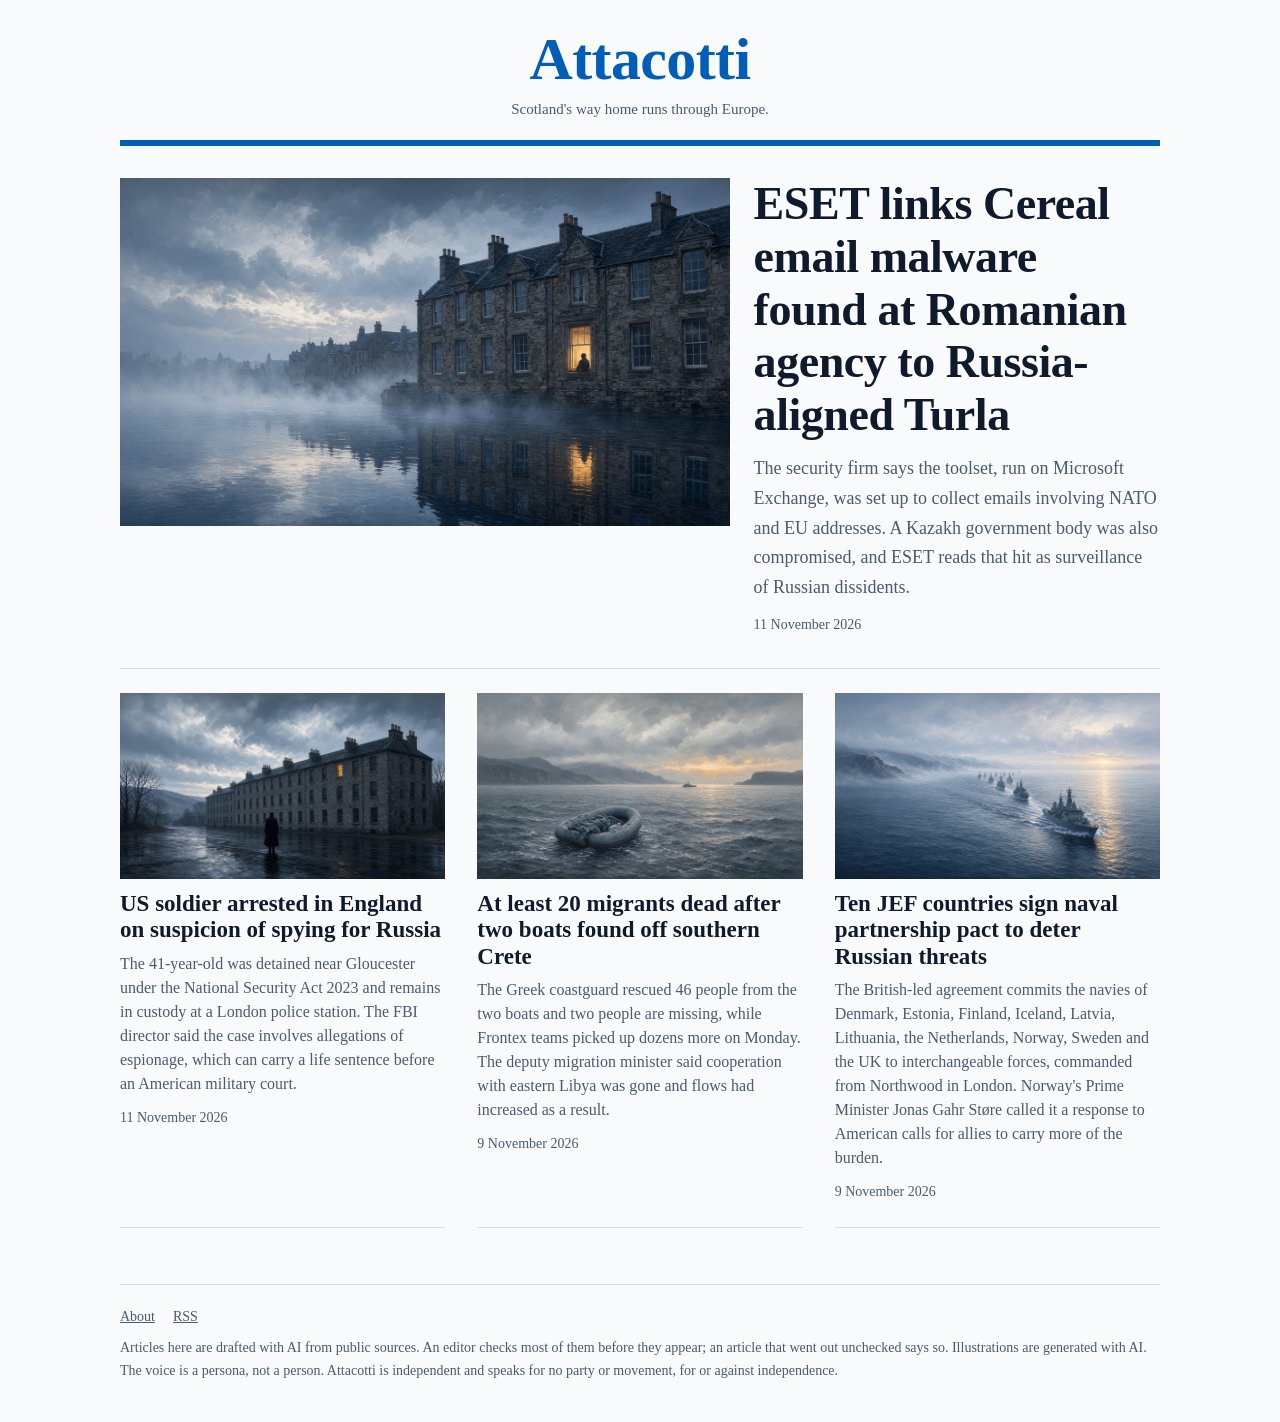
<file: index.html>
<!doctype html>
<html lang="en">
<head>
<meta charset="utf-8">
<meta name="viewport" content="width=device-width, initial-scale=1">
<title>Attacotti</title>
<meta name="description" content="Scotland's way home runs through Europe.">
<link rel="canonical" href="https://news-officina.github.io/attacotti/">
<meta property="og:site_name" content="Attacotti">
<meta property="og:title" content="Attacotti">
<meta property="og:description" content="Scotland's way home runs through Europe.">
<meta property="og:type" content="website">
<meta property="og:url" content="https://news-officina.github.io/attacotti/">
<meta name="twitter:card" content="summary">
<meta name="twitter:title" content="Attacotti">
<meta name="twitter:description" content="Scotland's way home runs through Europe.">
<link rel="stylesheet" href="style.css">
<link rel="alternate" type="application/rss+xml" title="Attacotti" href="feed.xml">
</head>
<body>
<div class="wrap">

<header class="masthead">
<a href="./"><p class="name">Attacotti</p></a>
<p class="tagline">Scotland's way home runs through Europe.</p>
</header>
<main>
<article class="lead has-image">
<a href="2026/11/eset-links-cereal-email-malware-found-at-romanian-agency/"><img src="images/35cc5ad9-23bf-49aa-92a4-74cb8e9695c0.jpg" alt="A grey stone building at dawn, its rows of dark windows broken by one warm lit window, behind which a still silhouette watches over misty water." width="1344" height="768" loading="lazy"></a>
<div class="lead-text">


<h2><a href="2026/11/eset-links-cereal-email-malware-found-at-romanian-agency/">ESET links Cereal email malware found at Romanian agency to Russia-aligned Turla</a></h2>
<p>The security firm says the toolset, run on Microsoft Exchange, was set up to collect emails involving NATO and EU addresses. A Kazakh government body was also compromised, and ESET reads that hit as surveillance of Russian dissidents.</p>
<time class="date" datetime="2026-11-11">11 November 2026</time>
</div>
</article>
<div class="stories">
<article class="story">
<a href="2026/11/us-soldier-arrested-in-england-on-suspicion-of-spying/"><img src="images/8c7d46a9-2a93-44e1-8f2f-70b183f253c6.jpg" alt="A lone silhouetted figure in a dark barracks yard looks up at the only lit window in a grey building under cold evening cloud." width="1344" height="768" loading="lazy"></a>


<h3><a href="2026/11/us-soldier-arrested-in-england-on-suspicion-of-spying/">US soldier arrested in England on suspicion of spying for Russia</a></h3>
<p>The 41-year-old was detained near Gloucester under the National Security Act 2023 and remains in custody at a London police station. The FBI director said the case involves allegations of espionage, which can carry a life sentence before an American military court.</p>
<time class="date" datetime="2026-11-11">11 November 2026</time>
</article>
<article class="story">
<a href="2026/11/at-least-eight-migrants-dead-after-boat-found-off/"><img src="images/977dd930-7183-41e3-8b31-c38ce11d03f6.jpg" alt="An empty drifting dinghy far from a distant coast under one warm band of light." width="1344" height="768" loading="lazy"></a>


<h3><a href="2026/11/at-least-eight-migrants-dead-after-boat-found-off/">At least 20 migrants dead after two boats found off southern Crete</a></h3>
<p>The Greek coastguard rescued 46 people from the two boats and two people are missing, while Frontex teams picked up dozens more on Monday. The deputy migration minister said cooperation with eastern Libya was gone and flows had increased as a result.</p>
<time class="date" datetime="2026-11-09">9 November 2026</time>
</article>
<article class="story">
<a href="2026/11/ten-jef-countries-sign-naval-partnership-pact-to-deter/"><img src="images/f9d9f23f-31f0-480e-a088-db3d2f0a1dec.jpg" alt="A fleet of grey warships from different nations sailing in one formation through cold northern waters at dawn, a warm glow on the lead ship." width="1344" height="768" loading="lazy"></a>


<h3><a href="2026/11/ten-jef-countries-sign-naval-partnership-pact-to-deter/">Ten JEF countries sign naval partnership pact to deter Russian threats</a></h3>
<p>The British-led agreement commits the navies of Denmark, Estonia, Finland, Iceland, Latvia, Lithuania, the Netherlands, Norway, Sweden and the UK to interchangeable forces, commanded from Northwood in London. Norway's Prime Minister Jonas Gahr Støre called it a response to American calls for allies to carry more of the burden.</p>
<time class="date" datetime="2026-11-09">9 November 2026</time>
</article>
</div>
</main>
<footer>
<nav><a href="about/">About</a><a href="feed.xml">RSS</a></nav>
<div>Articles here are drafted with AI from public sources. An editor checks most of them before they appear; an article that went out unchecked says so. Illustrations are generated with AI. The voice is a persona, not a person. Attacotti is independent and speaks for no party or movement, for or against independence.</div>
</footer>
</div>
</body>
</html>
</file>
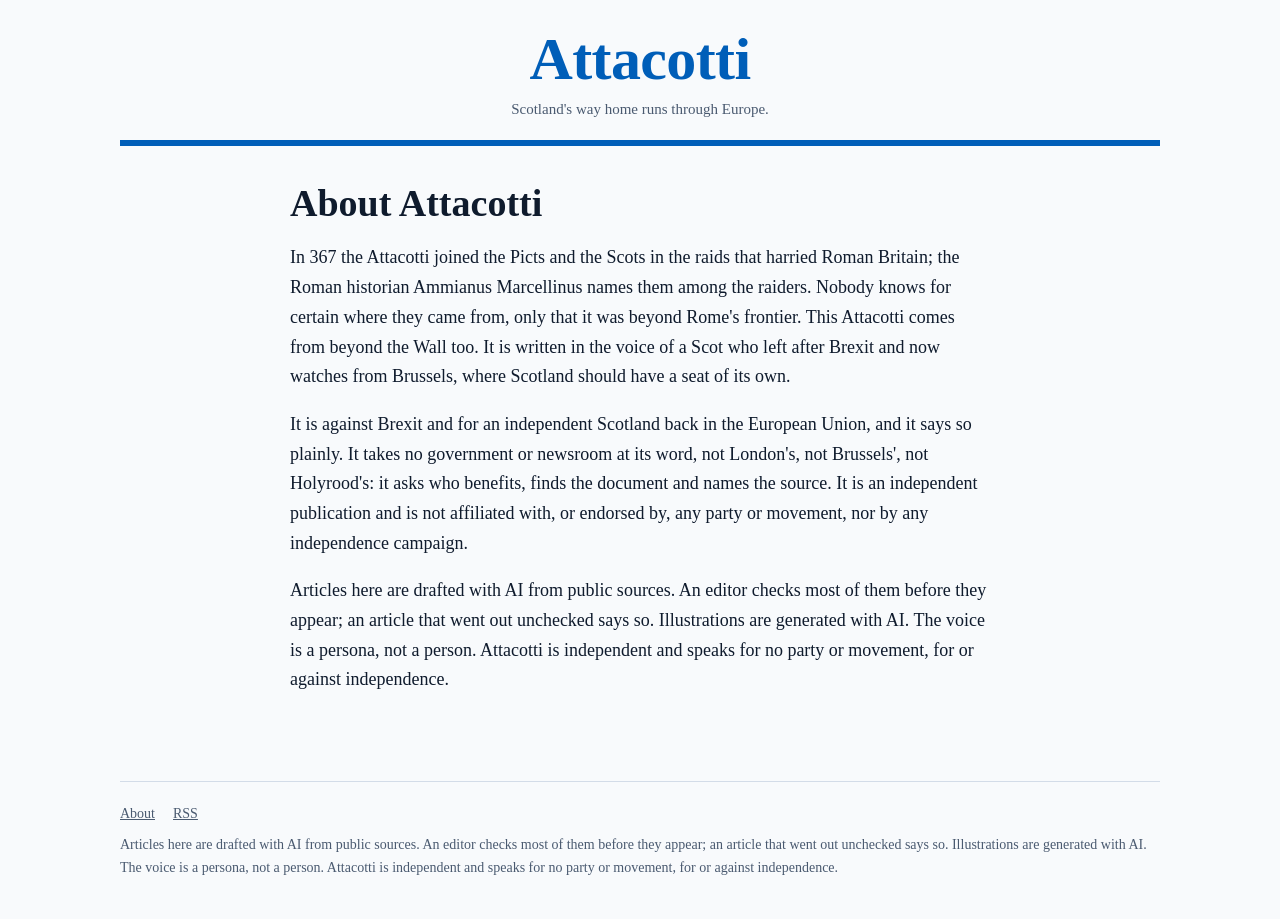
<file: about/index.html>
<!doctype html>
<html lang="en">
<head>
<meta charset="utf-8">
<meta name="viewport" content="width=device-width, initial-scale=1">
<title>About | Attacotti</title>
<meta name="description" content="About Attacotti">
<link rel="canonical" href="https://news-officina.github.io/attacotti/about/">
<meta property="og:site_name" content="Attacotti">
<meta property="og:title" content="About">
<meta property="og:description" content="About Attacotti">
<meta property="og:type" content="website">
<meta property="og:url" content="https://news-officina.github.io/attacotti/about/">
<meta name="twitter:card" content="summary">
<meta name="twitter:title" content="About">
<meta name="twitter:description" content="About Attacotti">
<link rel="stylesheet" href="../style.css">
<link rel="alternate" type="application/rss+xml" title="Attacotti" href="../feed.xml">
</head>
<body>
<div class="wrap">

<header class="masthead">
<a href="../"><p class="name">Attacotti</p></a>
<p class="tagline">Scotland's way home runs through Europe.</p>
</header>
<main class="page"><h1>About Attacotti</h1>
<p>In 367 the Attacotti joined the Picts and the Scots in the raids that harried Roman Britain; the Roman historian Ammianus Marcellinus names them among the raiders. Nobody knows for certain where they came from, only that it was beyond Rome's frontier. This Attacotti comes from beyond the Wall too. It is written in the voice of a Scot who left after Brexit and now watches from Brussels, where Scotland should have a seat of its own.</p>
<p>It is against Brexit and for an independent Scotland back in the European Union, and it says so plainly. It takes no government or newsroom at its word, not London's, not Brussels', not Holyrood's: it asks who benefits, finds the document and names the source. It is an independent publication and is not affiliated with, or endorsed by, any party or movement, nor by any independence campaign.</p>
<p>Articles here are drafted with AI from public sources. An editor checks most of them before they appear; an article that went out unchecked says so. Illustrations are generated with AI. The voice is a persona, not a person. Attacotti is independent and speaks for no party or movement, for or against independence.</p>
</main>
<footer>
<nav><a href="../about/">About</a><a href="../feed.xml">RSS</a></nav>
<div>Articles here are drafted with AI from public sources. An editor checks most of them before they appear; an article that went out unchecked says so. Illustrations are generated with AI. The voice is a persona, not a person. Attacotti is independent and speaks for no party or movement, for or against independence.</div>
</footer>
</div>
</body>
</html>
</file>
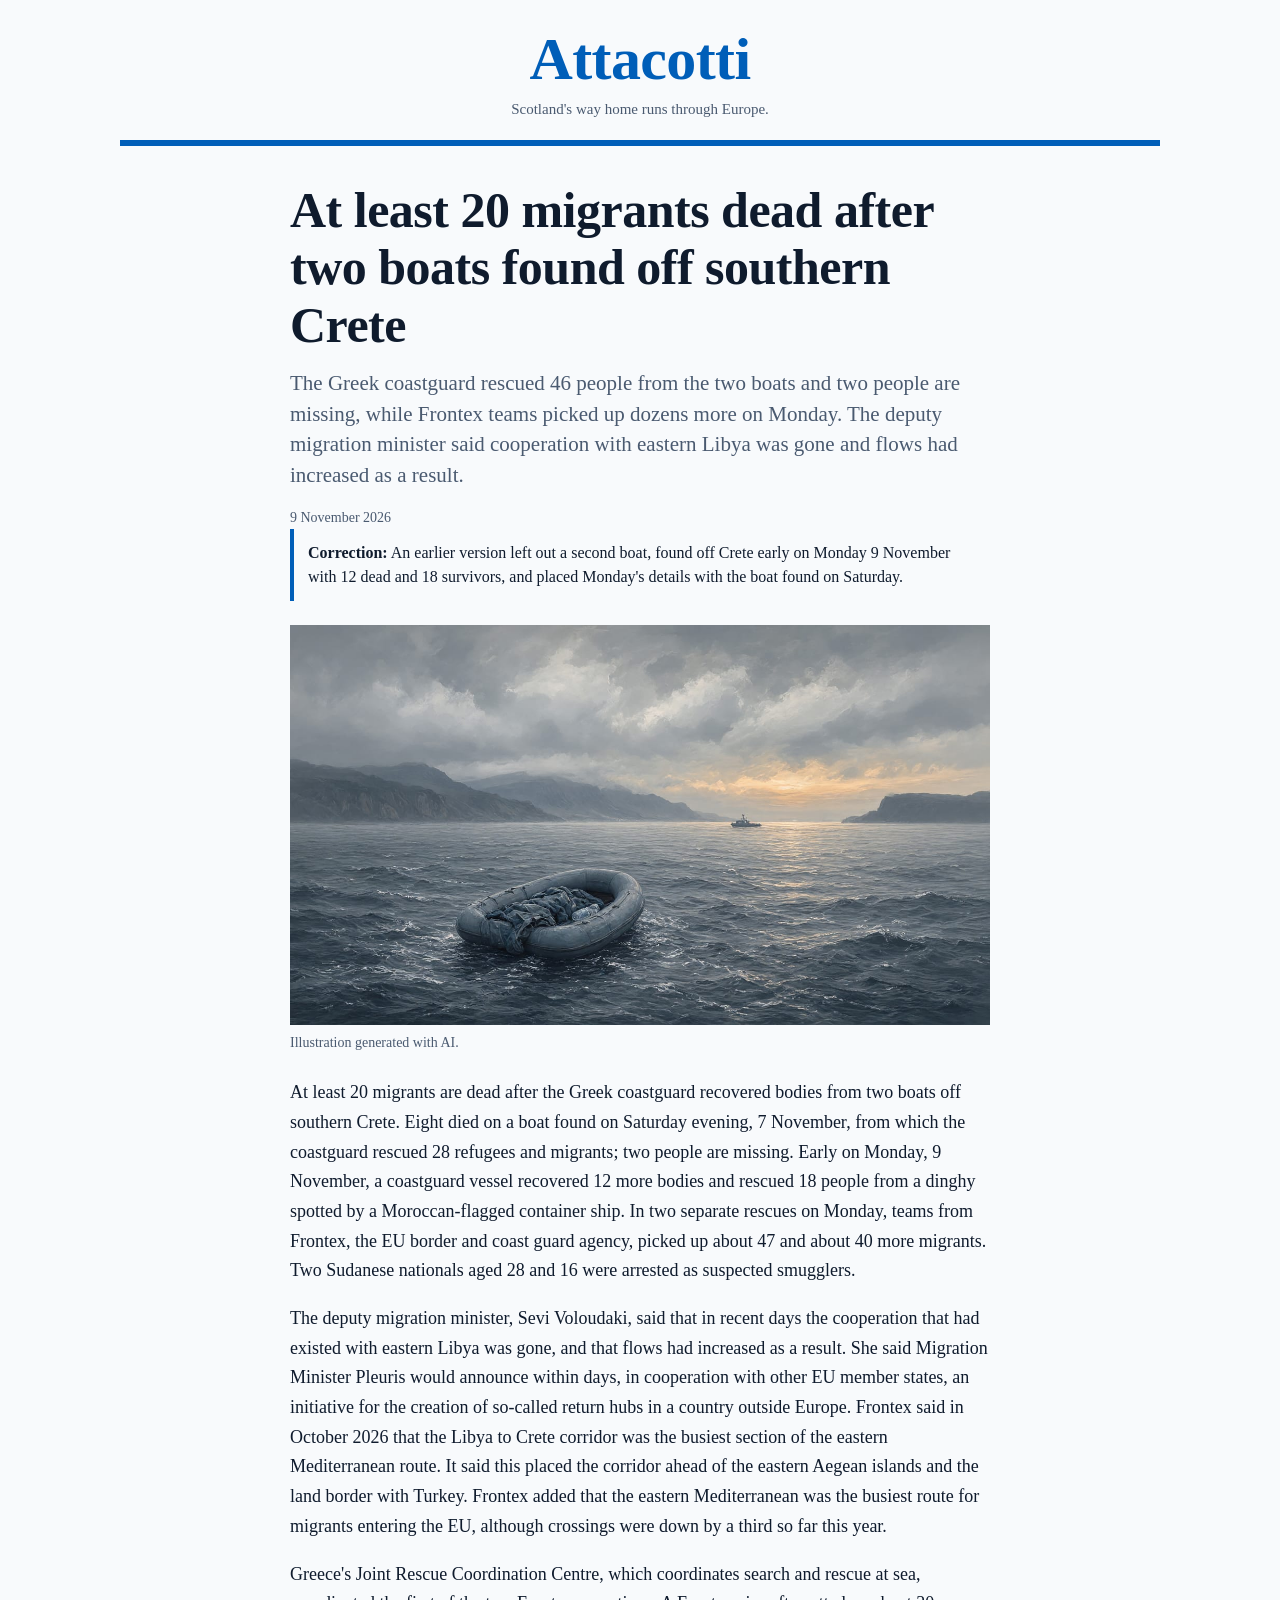
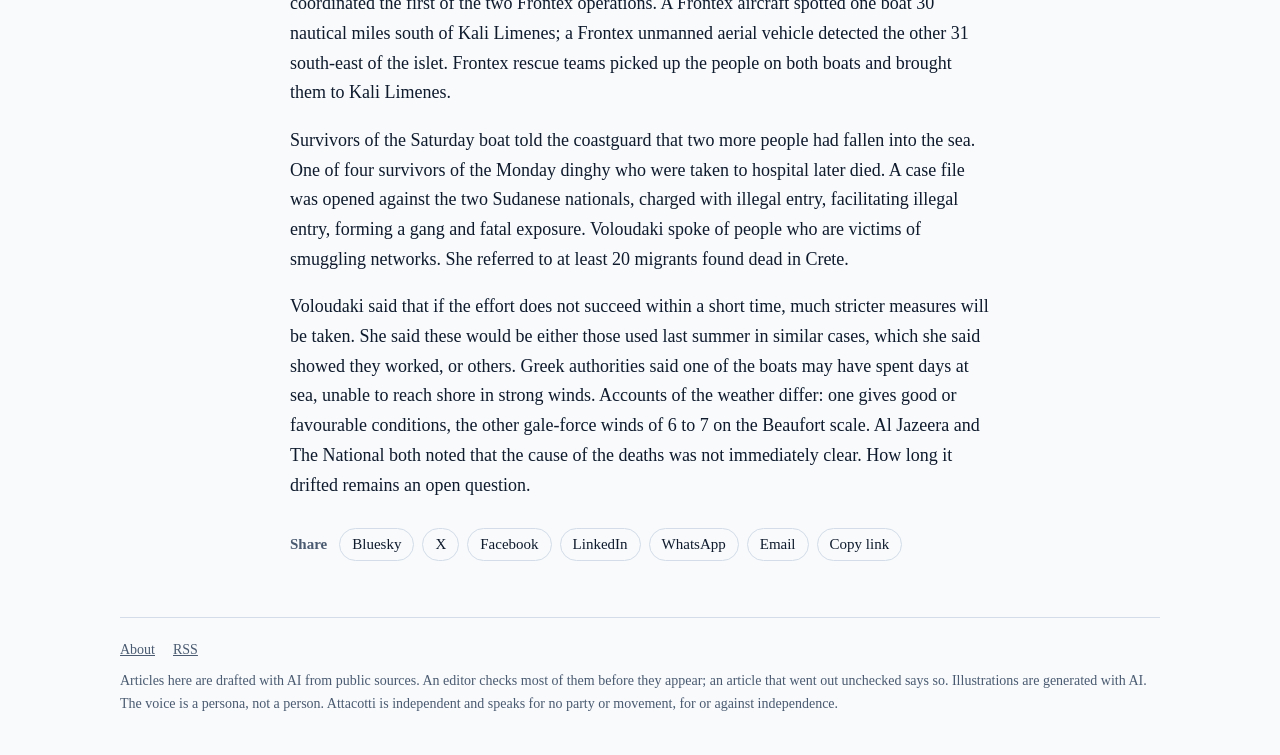
<file: 2026/11/at-least-eight-migrants-dead-after-boat-found-off/index.html>
<!doctype html>
<html lang="en">
<head>
<meta charset="utf-8">
<meta name="viewport" content="width=device-width, initial-scale=1">
<title>At least 20 migrants dead after two boats found off southern Crete | Attacotti</title>
<meta name="description" content="The Greek coastguard rescued 46 people from the two boats and two people are missing, while Frontex teams picked up dozens more on Monday. The deputy migration minister said cooperation with eastern Libya was gone and flows had increased as a result.">
<link rel="canonical" href="https://news-officina.github.io/attacotti/2026/11/at-least-eight-migrants-dead-after-boat-found-off/">
<meta property="og:site_name" content="Attacotti">
<meta property="og:title" content="At least 20 migrants dead after two boats found off southern Crete">
<meta property="og:description" content="The Greek coastguard rescued 46 people from the two boats and two people are missing, while Frontex teams picked up dozens more on Monday. The deputy migration minister said cooperation with eastern Libya was gone and flows had increased as a result.">
<meta property="og:type" content="article">
<meta property="og:url" content="https://news-officina.github.io/attacotti/2026/11/at-least-eight-migrants-dead-after-boat-found-off/">
<meta property="og:image" content="https://news-officina.github.io/attacotti/images/977dd930-7183-41e3-8b31-c38ce11d03f6.jpg">
<meta property="og:image:type" content="image/jpeg">
<meta property="og:image:width" content="1344">
<meta property="og:image:height" content="768">
<meta property="og:image:alt" content="An empty drifting dinghy far from a distant coast under one warm band of light.">
<meta property="article:published_time" content="2026-11-09T13:55:37.851Z">
<meta property="article:modified_time" content="2026-11-09T23:15:58.625Z">
<meta name="twitter:card" content="summary_large_image">
<meta name="twitter:title" content="At least 20 migrants dead after two boats found off southern Crete">
<meta name="twitter:description" content="The Greek coastguard rescued 46 people from the two boats and two people are missing, while Frontex teams picked up dozens more on Monday. The deputy migration minister said cooperation with eastern Libya was gone and flows had increased as a result.">
<meta name="twitter:image" content="https://news-officina.github.io/attacotti/images/977dd930-7183-41e3-8b31-c38ce11d03f6.jpg">
<meta name="twitter:image:alt" content="An empty drifting dinghy far from a distant coast under one warm band of light.">
<link rel="stylesheet" href="../../../style.css">
<link rel="alternate" type="application/rss+xml" title="Attacotti" href="../../../feed.xml">
</head>
<body>
<div class="wrap">

<header class="masthead">
<a href="../../../"><p class="name">Attacotti</p></a>
<p class="tagline">Scotland's way home runs through Europe.</p>
</header>
<main><article class="article">

<h1>At least 20 migrants dead after two boats found off southern Crete</h1>
<p class="standfirst">The Greek coastguard rescued 46 people from the two boats and two people are missing, while Frontex teams picked up dozens more on Monday. The deputy migration minister said cooperation with eastern Libya was gone and flows had increased as a result.</p>
<time class="date" datetime="2026-11-09">9 November 2026</time>
<p class="correction"><strong>Correction:</strong> An earlier version left out a second boat, found off Crete early on Monday 9 November with 12 dead and 18 survivors, and placed Monday's details with the boat found on Saturday.</p>
<figure><img src="../../../images/977dd930-7183-41e3-8b31-c38ce11d03f6.jpg" alt="An empty drifting dinghy far from a distant coast under one warm band of light." width="1344" height="768"><figcaption>Illustration generated with AI.</figcaption></figure>
<p class="body">At least 20 migrants are dead after the Greek coastguard recovered bodies from two boats off southern Crete. Eight died on a boat found on Saturday evening, 7 November, from which the coastguard rescued 28 refugees and migrants; two people are missing. Early on Monday, 9 November, a coastguard vessel recovered 12 more bodies and rescued 18 people from a dinghy spotted by a Moroccan-flagged container ship. In two separate rescues on Monday, teams from Frontex, the EU border and coast guard agency, picked up about 47 and about 40 more migrants. Two Sudanese nationals aged 28 and 16 were arrested as suspected smugglers.</p>
<p class="body">The deputy migration minister, Sevi Voloudaki, said that in recent days the cooperation that had existed with eastern Libya was gone, and that flows had increased as a result. She said Migration Minister Pleuris would announce within days, in cooperation with other EU member states, an initiative for the creation of so-called return hubs in a country outside Europe. Frontex said in October 2026 that the Libya to Crete corridor was the busiest section of the eastern Mediterranean route. It said this placed the corridor ahead of the eastern Aegean islands and the land border with Turkey. Frontex added that the eastern Mediterranean was the busiest route for migrants entering the EU, although crossings were down by a third so far this year.</p>
<p class="body">Greece's Joint Rescue Coordination Centre, which coordinates search and rescue at sea, coordinated the first of the two Frontex operations. A Frontex aircraft spotted one boat 30 nautical miles south of Kali Limenes; a Frontex unmanned aerial vehicle detected the other 31 south-east of the islet. Frontex rescue teams picked up the people on both boats and brought them to Kali Limenes.</p>
<p class="body">Survivors of the Saturday boat told the coastguard that two more people had fallen into the sea. One of four survivors of the Monday dinghy who were taken to hospital later died. A case file was opened against the two Sudanese nationals, charged with illegal entry, facilitating illegal entry, forming a gang and fatal exposure. Voloudaki spoke of people who are victims of smuggling networks. She referred to at least 20 migrants found dead in Crete.</p>
<p class="body">Voloudaki said that if the effort does not succeed within a short time, much stricter measures will be taken. She said these would be either those used last summer in similar cases, which she said showed they worked, or others. Greek authorities said one of the boats may have spent days at sea, unable to reach shore in strong winds. Accounts of the weather differ: one gives good or favourable conditions, the other gale-force winds of 6 to 7 on the Beaufort scale. Al Jazeera and The National both noted that the cause of the deaths was not immediately clear. How long it drifted remains an open question.</p>

<nav class="share" aria-label="Share this article" data-title="At least 20 migrants dead after two boats found off southern Crete" data-url="https://news-officina.github.io/attacotti/2026/11/at-least-eight-migrants-dead-after-boat-found-off/">
<span class="share-label">Share</span>
<button type="button" class="share-native" hidden>Share…</button>
<a href="https://bsky.app/intent/compose?text=At%20least%2020%20migrants%20dead%20after%20two%20boats%20found%20off%20southern%20Crete%20https%3A%2F%2Fnews-officina.github.io%2Fattacotti%2F2026%2F11%2Fat-least-eight-migrants-dead-after-boat-found-off%2F" target="_blank" rel="noopener noreferrer">Bluesky</a>
<a href="https://x.com/intent/post?text=At%20least%2020%20migrants%20dead%20after%20two%20boats%20found%20off%20southern%20Crete&amp;url=https%3A%2F%2Fnews-officina.github.io%2Fattacotti%2F2026%2F11%2Fat-least-eight-migrants-dead-after-boat-found-off%2F" target="_blank" rel="noopener noreferrer">X</a>
<a href="https://www.facebook.com/sharer/sharer.php?u=https%3A%2F%2Fnews-officina.github.io%2Fattacotti%2F2026%2F11%2Fat-least-eight-migrants-dead-after-boat-found-off%2F" target="_blank" rel="noopener noreferrer">Facebook</a>
<a href="https://www.linkedin.com/sharing/share-offsite/?url=https%3A%2F%2Fnews-officina.github.io%2Fattacotti%2F2026%2F11%2Fat-least-eight-migrants-dead-after-boat-found-off%2F" target="_blank" rel="noopener noreferrer">LinkedIn</a>
<a href="https://wa.me/?text=At%20least%2020%20migrants%20dead%20after%20two%20boats%20found%20off%20southern%20Crete%20https%3A%2F%2Fnews-officina.github.io%2Fattacotti%2F2026%2F11%2Fat-least-eight-migrants-dead-after-boat-found-off%2F" target="_blank" rel="noopener noreferrer">WhatsApp</a>
<a href="mailto:?subject=At%20least%2020%20migrants%20dead%20after%20two%20boats%20found%20off%20southern%20Crete&amp;body=The%20Greek%20coastguard%20rescued%2046%20people%20from%20the%20two%20boats%20and%20two%20people%20are%20missing%2C%20while%20Frontex%20teams%20picked%20up%20dozens%20more%20on%20Monday.%20The%20deputy%20migration%20minister%20said%20cooperation%20with%20eastern%20Libya%20was%20gone%20and%20flows%20had%20increased%20as%20a%20result.%0A%0Ahttps%3A%2F%2Fnews-officina.github.io%2Fattacotti%2F2026%2F11%2Fat-least-eight-migrants-dead-after-boat-found-off%2F">Email</a>
<button type="button" class="share-copy" hidden>Copy link</button>
</nav>
<script>
(function () {
  var row = document.querySelector(".share");
  if (!row) return;
  var url = row.getAttribute("data-url") || location.href;
  var title = row.getAttribute("data-title") || document.title;
  var own = row.querySelector(".share-native");
  var copy = row.querySelector(".share-copy");
  if (own && navigator.share) {
    own.hidden = false;
    own.onclick = function () { navigator.share({ title: title, url: url }).catch(function () {}); };
  }
  if (copy && navigator.clipboard) {
    copy.hidden = false;
    copy.onclick = function () {
      navigator.clipboard.writeText(url).then(function () {
        copy.textContent = "Link copied";
        setTimeout(function () { copy.textContent = "Copy link"; }, 2000);
      });
    };
  }
})();
</script>
</article></main>
<footer>
<nav><a href="../../../about/">About</a><a href="../../../feed.xml">RSS</a></nav>
<div>Articles here are drafted with AI from public sources. An editor checks most of them before they appear; an article that went out unchecked says so. Illustrations are generated with AI. The voice is a persona, not a person. Attacotti is independent and speaks for no party or movement, for or against independence.</div>
</footer>
</div>
</body>
</html>
</file>
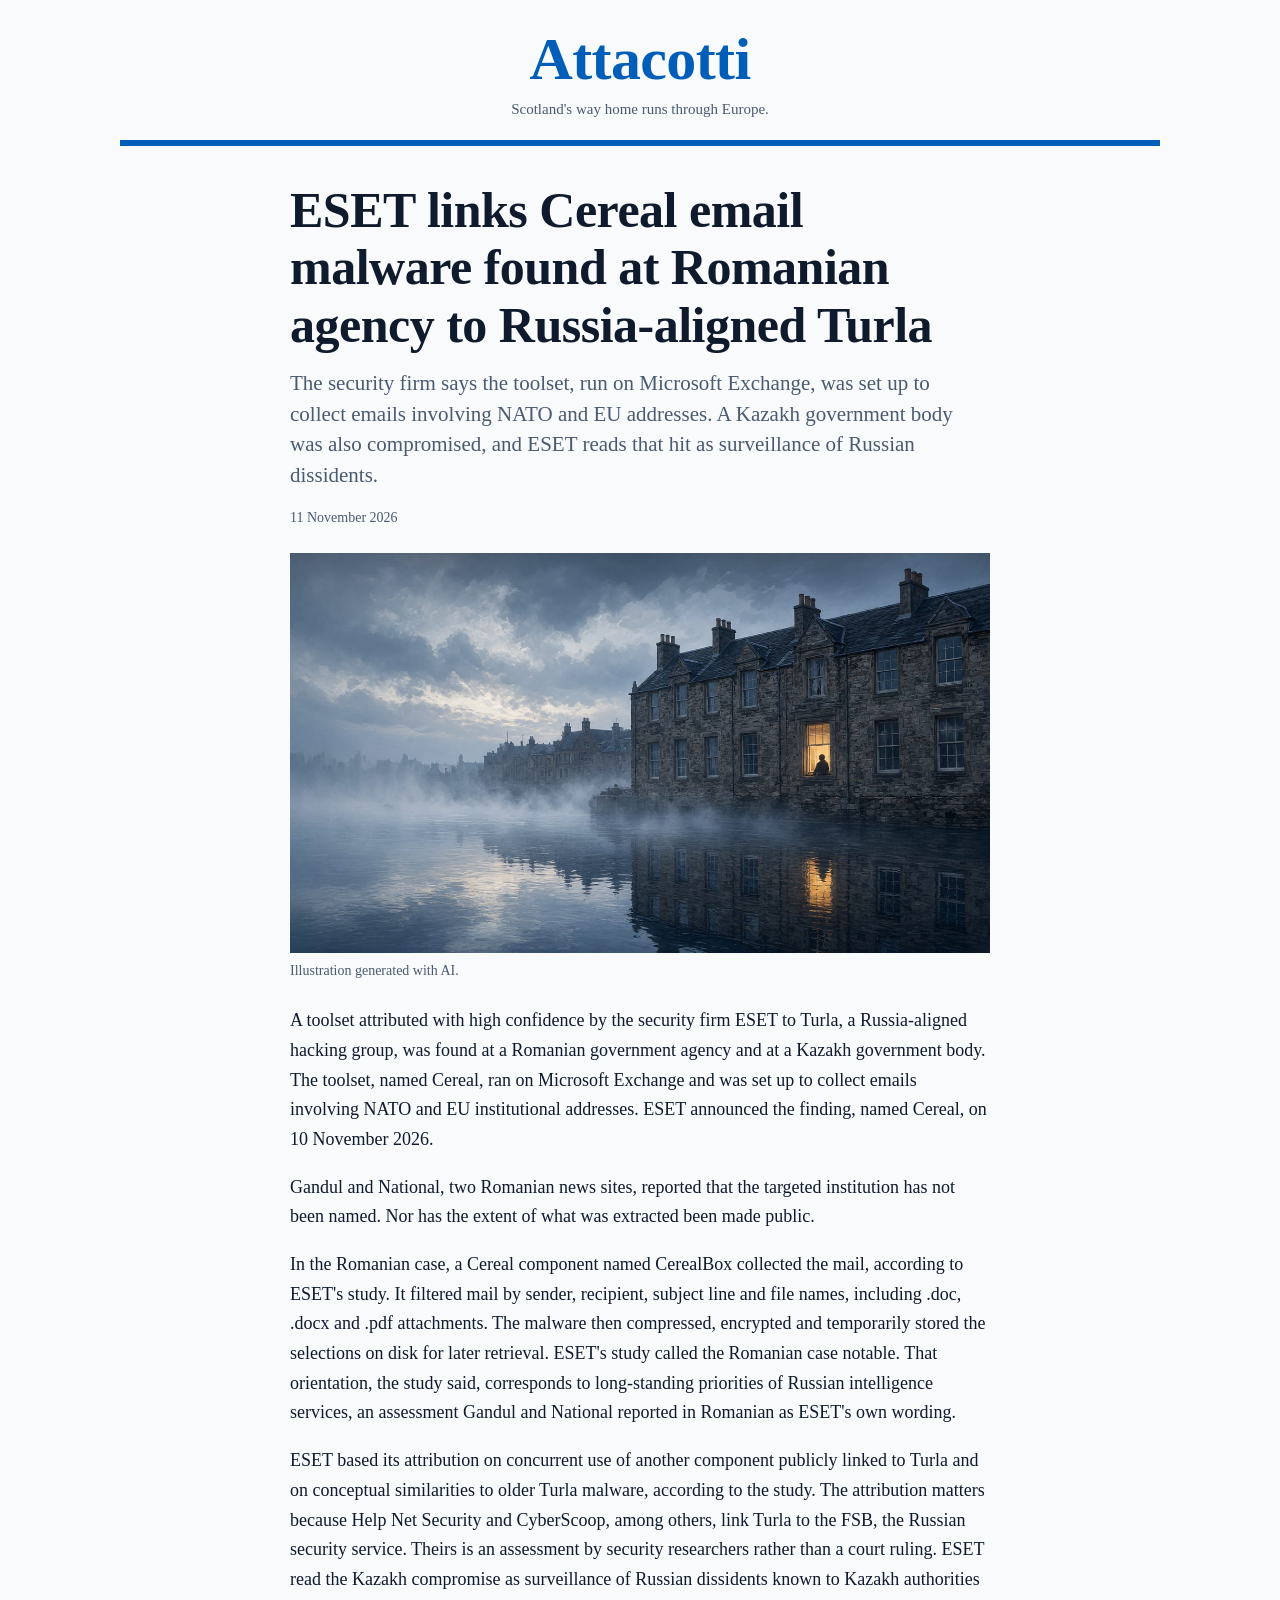
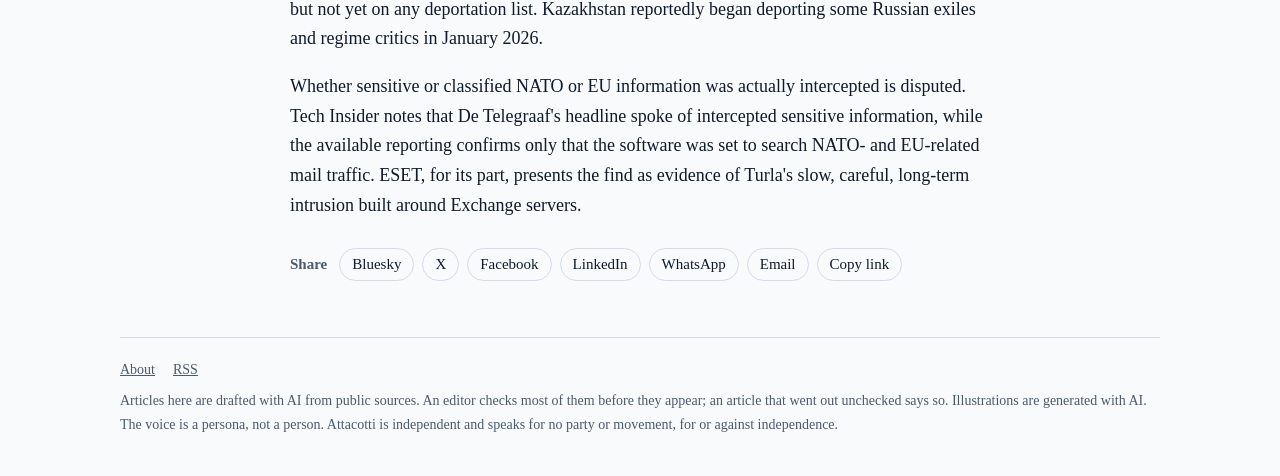
<file: 2026/11/eset-links-cereal-email-malware-found-at-romanian-agency/index.html>
<!doctype html>
<html lang="en">
<head>
<meta charset="utf-8">
<meta name="viewport" content="width=device-width, initial-scale=1">
<title>ESET links Cereal email malware found at Romanian agency to Russia-aligned Turla | Attacotti</title>
<meta name="description" content="The security firm says the toolset, run on Microsoft Exchange, was set up to collect emails involving NATO and EU addresses. A Kazakh government body was also compromised, and ESET reads that hit as surveillance of Russian dissidents.">
<link rel="canonical" href="https://news-officina.github.io/attacotti/2026/11/eset-links-cereal-email-malware-found-at-romanian-agency/">
<meta property="og:site_name" content="Attacotti">
<meta property="og:title" content="ESET links Cereal email malware found at Romanian agency to Russia-aligned Turla">
<meta property="og:description" content="The security firm says the toolset, run on Microsoft Exchange, was set up to collect emails involving NATO and EU addresses. A Kazakh government body was also compromised, and ESET reads that hit as surveillance of Russian dissidents.">
<meta property="og:type" content="article">
<meta property="og:url" content="https://news-officina.github.io/attacotti/2026/11/eset-links-cereal-email-malware-found-at-romanian-agency/">
<meta property="og:image" content="https://news-officina.github.io/attacotti/images/35cc5ad9-23bf-49aa-92a4-74cb8e9695c0.jpg">
<meta property="og:image:type" content="image/jpeg">
<meta property="og:image:width" content="1344">
<meta property="og:image:height" content="768">
<meta property="og:image:alt" content="A grey stone building at dawn, its rows of dark windows broken by one warm lit window, behind which a still silhouette watches over misty water.">
<meta property="article:published_time" content="2026-11-11T10:40:32.915Z">
<meta property="article:modified_time" content="2026-11-11T10:40:32.915Z">
<meta name="twitter:card" content="summary_large_image">
<meta name="twitter:title" content="ESET links Cereal email malware found at Romanian agency to Russia-aligned Turla">
<meta name="twitter:description" content="The security firm says the toolset, run on Microsoft Exchange, was set up to collect emails involving NATO and EU addresses. A Kazakh government body was also compromised, and ESET reads that hit as surveillance of Russian dissidents.">
<meta name="twitter:image" content="https://news-officina.github.io/attacotti/images/35cc5ad9-23bf-49aa-92a4-74cb8e9695c0.jpg">
<meta name="twitter:image:alt" content="A grey stone building at dawn, its rows of dark windows broken by one warm lit window, behind which a still silhouette watches over misty water.">
<link rel="stylesheet" href="../../../style.css">
<link rel="alternate" type="application/rss+xml" title="Attacotti" href="../../../feed.xml">
</head>
<body>
<div class="wrap">

<header class="masthead">
<a href="../../../"><p class="name">Attacotti</p></a>
<p class="tagline">Scotland's way home runs through Europe.</p>
</header>
<main><article class="article">

<h1>ESET links Cereal email malware found at Romanian agency to Russia-aligned Turla</h1>
<p class="standfirst">The security firm says the toolset, run on Microsoft Exchange, was set up to collect emails involving NATO and EU addresses. A Kazakh government body was also compromised, and ESET reads that hit as surveillance of Russian dissidents.</p>
<time class="date" datetime="2026-11-11">11 November 2026</time>

<figure><img src="../../../images/35cc5ad9-23bf-49aa-92a4-74cb8e9695c0.jpg" alt="A grey stone building at dawn, its rows of dark windows broken by one warm lit window, behind which a still silhouette watches over misty water." width="1344" height="768"><figcaption>Illustration generated with AI.</figcaption></figure>
<p class="body">A toolset attributed with high confidence by the security firm ESET to Turla, a Russia-aligned hacking group, was found at a Romanian government agency and at a Kazakh government body. The toolset, named Cereal, ran on Microsoft Exchange and was set up to collect emails involving NATO and EU institutional addresses. ESET announced the finding, named Cereal, on 10 November 2026.</p>
<p class="body">Gandul and National, two Romanian news sites, reported that the targeted institution has not been named. Nor has the extent of what was extracted been made public.</p>
<p class="body">In the Romanian case, a Cereal component named CerealBox collected the mail, according to ESET's study. It filtered mail by sender, recipient, subject line and file names, including .doc, .docx and .pdf attachments. The malware then compressed, encrypted and temporarily stored the selections on disk for later retrieval. ESET's study called the Romanian case notable. That orientation, the study said, corresponds to long-standing priorities of Russian intelligence services, an assessment Gandul and National reported in Romanian as ESET's own wording.</p>
<p class="body">ESET based its attribution on concurrent use of another component publicly linked to Turla and on conceptual similarities to older Turla malware, according to the study. The attribution matters because Help Net Security and CyberScoop, among others, link Turla to the FSB, the Russian security service. Theirs is an assessment by security researchers rather than a court ruling. ESET read the Kazakh compromise as surveillance of Russian dissidents known to Kazakh authorities but not yet on any deportation list. Kazakhstan reportedly began deporting some Russian exiles and regime critics in January 2026.</p>
<p class="body">Whether sensitive or classified NATO or EU information was actually intercepted is disputed. Tech Insider notes that De Telegraaf's headline spoke of intercepted sensitive information, while the available reporting confirms only that the software was set to search NATO- and EU-related mail traffic. ESET, for its part, presents the find as evidence of Turla's slow, careful, long-term intrusion built around Exchange servers.</p>

<nav class="share" aria-label="Share this article" data-title="ESET links Cereal email malware found at Romanian agency to Russia-aligned Turla" data-url="https://news-officina.github.io/attacotti/2026/11/eset-links-cereal-email-malware-found-at-romanian-agency/">
<span class="share-label">Share</span>
<button type="button" class="share-native" hidden>Share…</button>
<a href="https://bsky.app/intent/compose?text=ESET%20links%20Cereal%20email%20malware%20found%20at%20Romanian%20agency%20to%20Russia-aligned%20Turla%20https%3A%2F%2Fnews-officina.github.io%2Fattacotti%2F2026%2F11%2Feset-links-cereal-email-malware-found-at-romanian-agency%2F" target="_blank" rel="noopener noreferrer">Bluesky</a>
<a href="https://x.com/intent/post?text=ESET%20links%20Cereal%20email%20malware%20found%20at%20Romanian%20agency%20to%20Russia-aligned%20Turla&amp;url=https%3A%2F%2Fnews-officina.github.io%2Fattacotti%2F2026%2F11%2Feset-links-cereal-email-malware-found-at-romanian-agency%2F" target="_blank" rel="noopener noreferrer">X</a>
<a href="https://www.facebook.com/sharer/sharer.php?u=https%3A%2F%2Fnews-officina.github.io%2Fattacotti%2F2026%2F11%2Feset-links-cereal-email-malware-found-at-romanian-agency%2F" target="_blank" rel="noopener noreferrer">Facebook</a>
<a href="https://www.linkedin.com/sharing/share-offsite/?url=https%3A%2F%2Fnews-officina.github.io%2Fattacotti%2F2026%2F11%2Feset-links-cereal-email-malware-found-at-romanian-agency%2F" target="_blank" rel="noopener noreferrer">LinkedIn</a>
<a href="https://wa.me/?text=ESET%20links%20Cereal%20email%20malware%20found%20at%20Romanian%20agency%20to%20Russia-aligned%20Turla%20https%3A%2F%2Fnews-officina.github.io%2Fattacotti%2F2026%2F11%2Feset-links-cereal-email-malware-found-at-romanian-agency%2F" target="_blank" rel="noopener noreferrer">WhatsApp</a>
<a href="mailto:?subject=ESET%20links%20Cereal%20email%20malware%20found%20at%20Romanian%20agency%20to%20Russia-aligned%20Turla&amp;body=The%20security%20firm%20says%20the%20toolset%2C%20run%20on%20Microsoft%20Exchange%2C%20was%20set%20up%20to%20collect%20emails%20involving%20NATO%20and%20EU%20addresses.%20A%20Kazakh%20government%20body%20was%20also%20compromised%2C%20and%20ESET%20reads%20that%20hit%20as%20surveillance%20of%20Russian%20dissidents.%0A%0Ahttps%3A%2F%2Fnews-officina.github.io%2Fattacotti%2F2026%2F11%2Feset-links-cereal-email-malware-found-at-romanian-agency%2F">Email</a>
<button type="button" class="share-copy" hidden>Copy link</button>
</nav>
<script>
(function () {
  var row = document.querySelector(".share");
  if (!row) return;
  var url = row.getAttribute("data-url") || location.href;
  var title = row.getAttribute("data-title") || document.title;
  var own = row.querySelector(".share-native");
  var copy = row.querySelector(".share-copy");
  if (own && navigator.share) {
    own.hidden = false;
    own.onclick = function () { navigator.share({ title: title, url: url }).catch(function () {}); };
  }
  if (copy && navigator.clipboard) {
    copy.hidden = false;
    copy.onclick = function () {
      navigator.clipboard.writeText(url).then(function () {
        copy.textContent = "Link copied";
        setTimeout(function () { copy.textContent = "Copy link"; }, 2000);
      });
    };
  }
})();
</script>
</article></main>
<footer>
<nav><a href="../../../about/">About</a><a href="../../../feed.xml">RSS</a></nav>
<div>Articles here are drafted with AI from public sources. An editor checks most of them before they appear; an article that went out unchecked says so. Illustrations are generated with AI. The voice is a persona, not a person. Attacotti is independent and speaks for no party or movement, for or against independence.</div>
</footer>
</div>
</body>
</html>
</file>
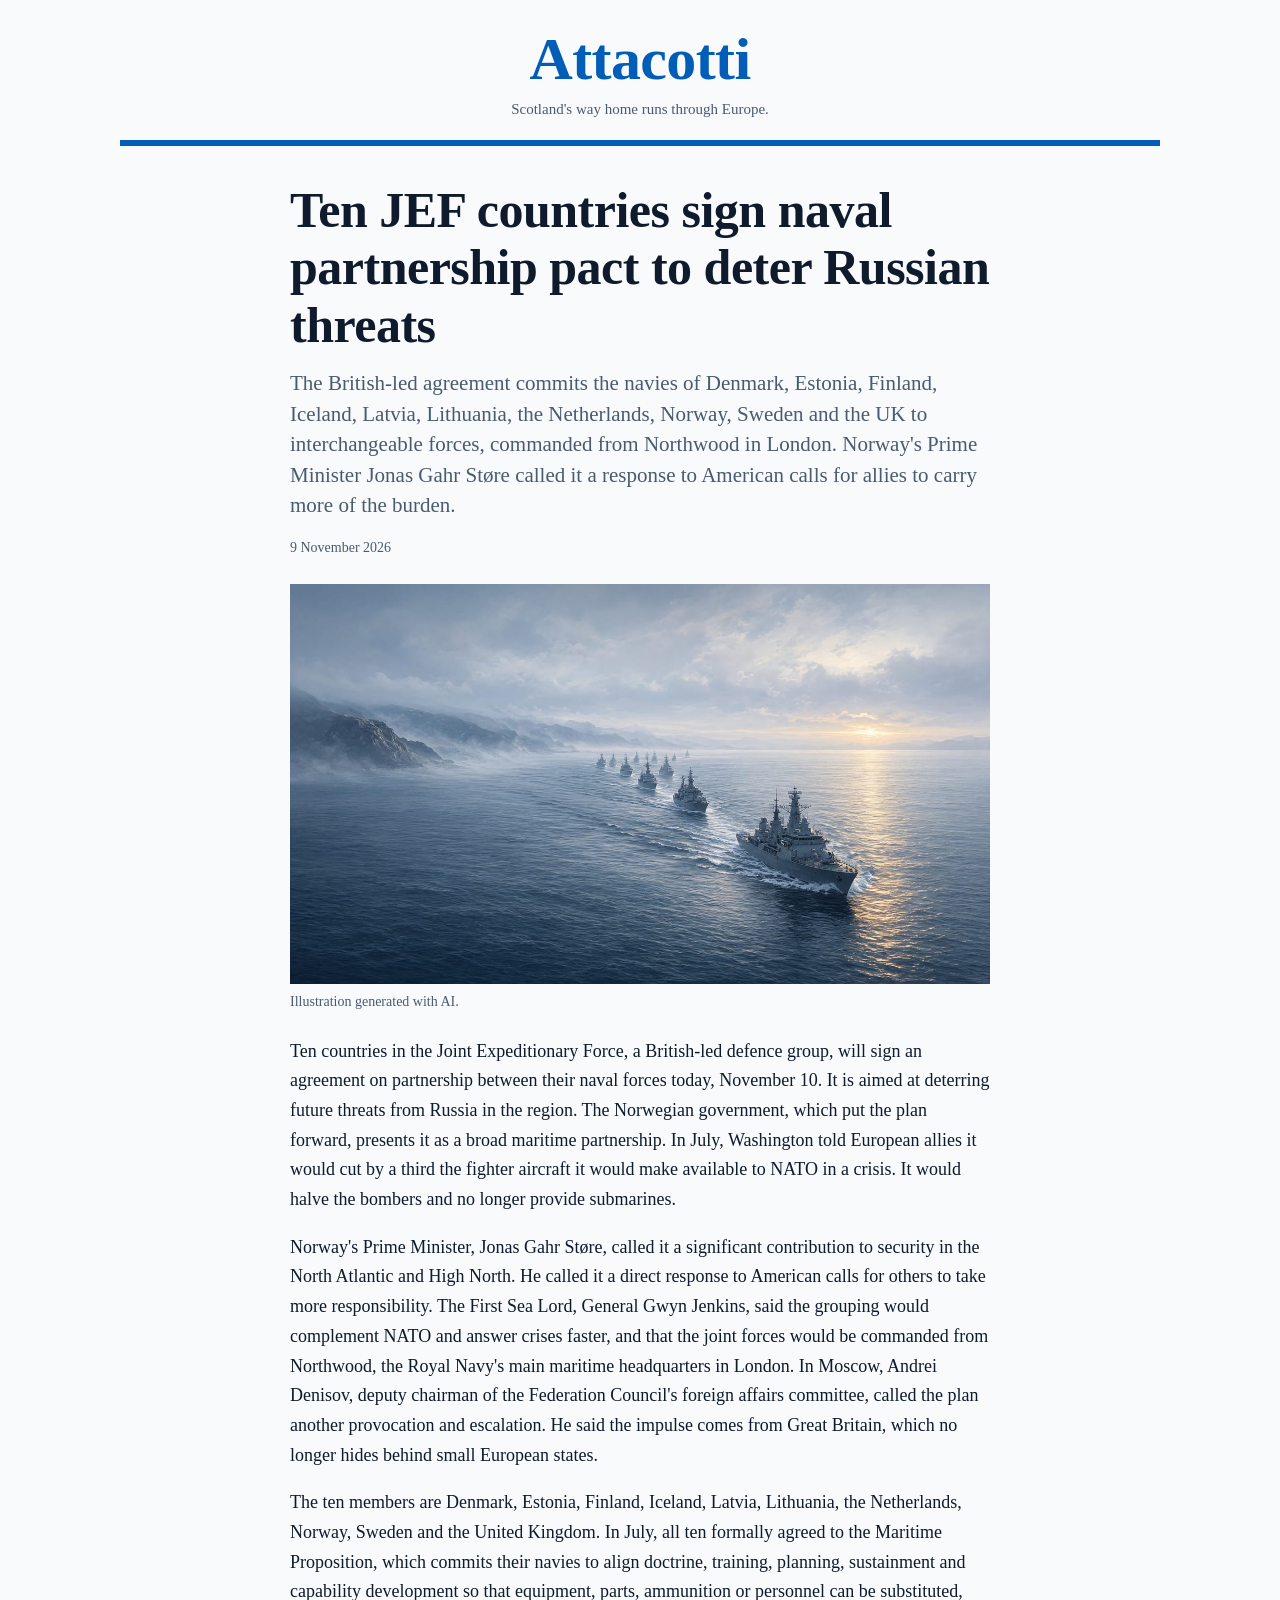
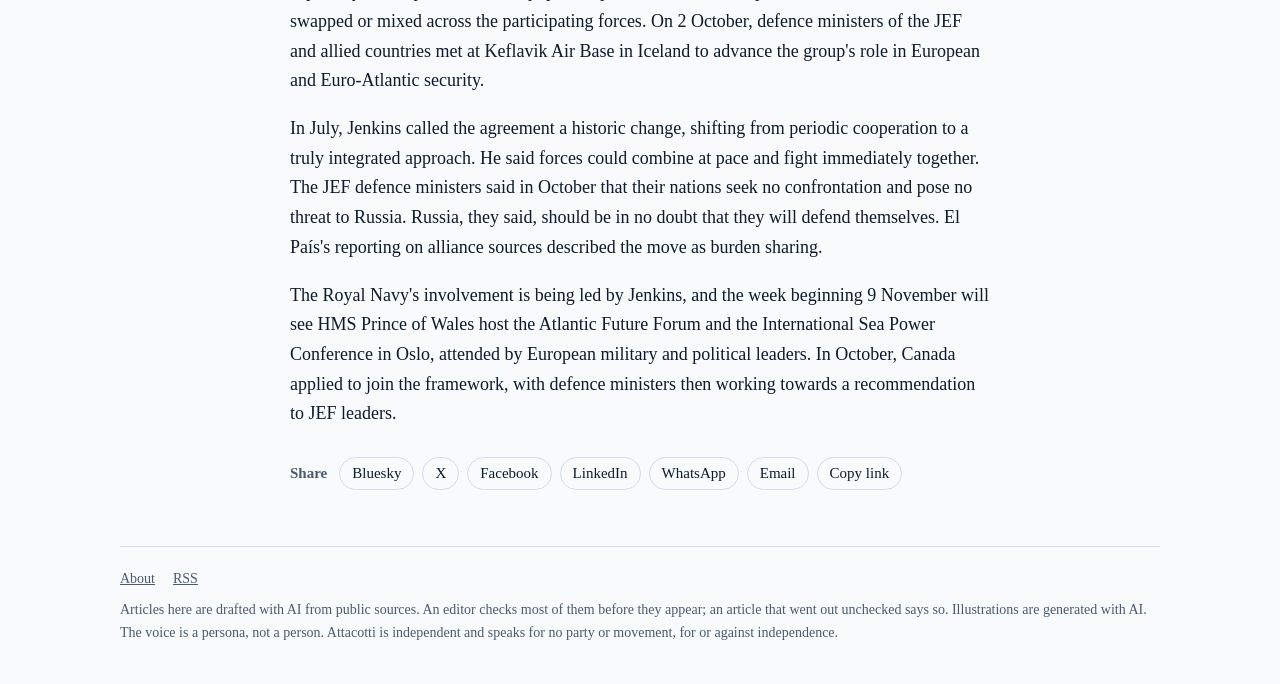
<file: 2026/11/ten-jef-countries-sign-naval-partnership-pact-to-deter/index.html>
<!doctype html>
<html lang="en">
<head>
<meta charset="utf-8">
<meta name="viewport" content="width=device-width, initial-scale=1">
<title>Ten JEF countries sign naval partnership pact to deter Russian threats | Attacotti</title>
<meta name="description" content="The British-led agreement commits the navies of Denmark, Estonia, Finland, Iceland, Latvia, Lithuania, the Netherlands, Norway, Sweden and the UK to interchangeable forces, commanded from Northwood in London. Norway's Prime Minister Jonas Gahr Støre called it a response to American calls for allies to carry more of the burden.">
<link rel="canonical" href="https://news-officina.github.io/attacotti/2026/11/ten-jef-countries-sign-naval-partnership-pact-to-deter/">
<meta property="og:site_name" content="Attacotti">
<meta property="og:title" content="Ten JEF countries sign naval partnership pact to deter Russian threats">
<meta property="og:description" content="The British-led agreement commits the navies of Denmark, Estonia, Finland, Iceland, Latvia, Lithuania, the Netherlands, Norway, Sweden and the UK to interchangeable forces, commanded from Northwood in London. Norway's Prime Minister Jonas Gahr Støre called it a response to American calls for allies to carry more of the burden.">
<meta property="og:type" content="article">
<meta property="og:url" content="https://news-officina.github.io/attacotti/2026/11/ten-jef-countries-sign-naval-partnership-pact-to-deter/">
<meta property="og:image" content="https://news-officina.github.io/attacotti/images/f9d9f23f-31f0-480e-a088-db3d2f0a1dec.jpg">
<meta property="og:image:type" content="image/jpeg">
<meta property="og:image:width" content="1344">
<meta property="og:image:height" content="768">
<meta property="og:image:alt" content="A fleet of grey warships from different nations sailing in one formation through cold northern waters at dawn, a warm glow on the lead ship.">
<meta property="article:published_time" content="2026-11-09T08:42:52.822Z">
<meta property="article:modified_time" content="2026-11-09T08:42:52.822Z">
<meta name="twitter:card" content="summary_large_image">
<meta name="twitter:title" content="Ten JEF countries sign naval partnership pact to deter Russian threats">
<meta name="twitter:description" content="The British-led agreement commits the navies of Denmark, Estonia, Finland, Iceland, Latvia, Lithuania, the Netherlands, Norway, Sweden and the UK to interchangeable forces, commanded from Northwood in London. Norway's Prime Minister Jonas Gahr Støre called it a response to American calls for allies to carry more of the burden.">
<meta name="twitter:image" content="https://news-officina.github.io/attacotti/images/f9d9f23f-31f0-480e-a088-db3d2f0a1dec.jpg">
<meta name="twitter:image:alt" content="A fleet of grey warships from different nations sailing in one formation through cold northern waters at dawn, a warm glow on the lead ship.">
<link rel="stylesheet" href="../../../style.css">
<link rel="alternate" type="application/rss+xml" title="Attacotti" href="../../../feed.xml">
</head>
<body>
<div class="wrap">

<header class="masthead">
<a href="../../../"><p class="name">Attacotti</p></a>
<p class="tagline">Scotland's way home runs through Europe.</p>
</header>
<main><article class="article">

<h1>Ten JEF countries sign naval partnership pact to deter Russian threats</h1>
<p class="standfirst">The British-led agreement commits the navies of Denmark, Estonia, Finland, Iceland, Latvia, Lithuania, the Netherlands, Norway, Sweden and the UK to interchangeable forces, commanded from Northwood in London. Norway's Prime Minister Jonas Gahr Støre called it a response to American calls for allies to carry more of the burden.</p>
<time class="date" datetime="2026-11-09">9 November 2026</time>

<figure><img src="../../../images/f9d9f23f-31f0-480e-a088-db3d2f0a1dec.jpg" alt="A fleet of grey warships from different nations sailing in one formation through cold northern waters at dawn, a warm glow on the lead ship." width="1344" height="768"><figcaption>Illustration generated with AI.</figcaption></figure>
<p class="body">Ten countries in the Joint Expeditionary Force, a British-led defence group, will sign an agreement on partnership between their naval forces today, November 10. It is aimed at deterring future threats from Russia in the region. The Norwegian government, which put the plan forward, presents it as a broad maritime partnership. In July, Washington told European allies it would cut by a third the fighter aircraft it would make available to NATO in a crisis. It would halve the bombers and no longer provide submarines.</p>
<p class="body">Norway's Prime Minister, Jonas Gahr Støre, called it a significant contribution to security in the North Atlantic and High North. He called it a direct response to American calls for others to take more responsibility. The First Sea Lord, General Gwyn Jenkins, said the grouping would complement NATO and answer crises faster, and that the joint forces would be commanded from Northwood, the Royal Navy's main maritime headquarters in London. In Moscow, Andrei Denisov, deputy chairman of the Federation Council's foreign affairs committee, called the plan another provocation and escalation. He said the impulse comes from Great Britain, which no longer hides behind small European states.</p>
<p class="body">The ten members are Denmark, Estonia, Finland, Iceland, Latvia, Lithuania, the Netherlands, Norway, Sweden and the United Kingdom. In July, all ten formally agreed to the Maritime Proposition, which commits their navies to align doctrine, training, planning, sustainment and capability development so that equipment, parts, ammunition or personnel can be substituted, swapped or mixed across the participating forces. On 2 October, defence ministers of the JEF and allied countries met at Keflavik Air Base in Iceland to advance the group's role in European and Euro-Atlantic security.</p>
<p class="body">In July, Jenkins called the agreement a historic change, shifting from periodic cooperation to a truly integrated approach. He said forces could combine at pace and fight immediately together. The JEF defence ministers said in October that their nations seek no confrontation and pose no threat to Russia. Russia, they said, should be in no doubt that they will defend themselves. El País's reporting on alliance sources described the move as burden sharing.</p>
<p class="body">The Royal Navy's involvement is being led by Jenkins, and the week beginning 9 November will see HMS Prince of Wales host the Atlantic Future Forum and the International Sea Power Conference in Oslo, attended by European military and political leaders. In October, Canada applied to join the framework, with defence ministers then working towards a recommendation to JEF leaders.</p>

<nav class="share" aria-label="Share this article" data-title="Ten JEF countries sign naval partnership pact to deter Russian threats" data-url="https://news-officina.github.io/attacotti/2026/11/ten-jef-countries-sign-naval-partnership-pact-to-deter/">
<span class="share-label">Share</span>
<button type="button" class="share-native" hidden>Share…</button>
<a href="https://bsky.app/intent/compose?text=Ten%20JEF%20countries%20sign%20naval%20partnership%20pact%20to%20deter%20Russian%20threats%20https%3A%2F%2Fnews-officina.github.io%2Fattacotti%2F2026%2F11%2Ften-jef-countries-sign-naval-partnership-pact-to-deter%2F" target="_blank" rel="noopener noreferrer">Bluesky</a>
<a href="https://x.com/intent/post?text=Ten%20JEF%20countries%20sign%20naval%20partnership%20pact%20to%20deter%20Russian%20threats&amp;url=https%3A%2F%2Fnews-officina.github.io%2Fattacotti%2F2026%2F11%2Ften-jef-countries-sign-naval-partnership-pact-to-deter%2F" target="_blank" rel="noopener noreferrer">X</a>
<a href="https://www.facebook.com/sharer/sharer.php?u=https%3A%2F%2Fnews-officina.github.io%2Fattacotti%2F2026%2F11%2Ften-jef-countries-sign-naval-partnership-pact-to-deter%2F" target="_blank" rel="noopener noreferrer">Facebook</a>
<a href="https://www.linkedin.com/sharing/share-offsite/?url=https%3A%2F%2Fnews-officina.github.io%2Fattacotti%2F2026%2F11%2Ften-jef-countries-sign-naval-partnership-pact-to-deter%2F" target="_blank" rel="noopener noreferrer">LinkedIn</a>
<a href="https://wa.me/?text=Ten%20JEF%20countries%20sign%20naval%20partnership%20pact%20to%20deter%20Russian%20threats%20https%3A%2F%2Fnews-officina.github.io%2Fattacotti%2F2026%2F11%2Ften-jef-countries-sign-naval-partnership-pact-to-deter%2F" target="_blank" rel="noopener noreferrer">WhatsApp</a>
<a href="mailto:?subject=Ten%20JEF%20countries%20sign%20naval%20partnership%20pact%20to%20deter%20Russian%20threats&amp;body=The%20British-led%20agreement%20commits%20the%20navies%20of%20Denmark%2C%20Estonia%2C%20Finland%2C%20Iceland%2C%20Latvia%2C%20Lithuania%2C%20the%20Netherlands%2C%20Norway%2C%20Sweden%20and%20the%20UK%20to%20interchangeable%20forces%2C%20commanded%20from%20Northwood%20in%20London.%20Norway's%20Prime%20Minister%20Jonas%20Gahr%20St%C3%B8re%20called%20it%20a%20response%20to%20American%20calls%20for%20allies%20to%20carry%20more%20of%20the%20burden.%0A%0Ahttps%3A%2F%2Fnews-officina.github.io%2Fattacotti%2F2026%2F11%2Ften-jef-countries-sign-naval-partnership-pact-to-deter%2F">Email</a>
<button type="button" class="share-copy" hidden>Copy link</button>
</nav>
<script>
(function () {
  var row = document.querySelector(".share");
  if (!row) return;
  var url = row.getAttribute("data-url") || location.href;
  var title = row.getAttribute("data-title") || document.title;
  var own = row.querySelector(".share-native");
  var copy = row.querySelector(".share-copy");
  if (own && navigator.share) {
    own.hidden = false;
    own.onclick = function () { navigator.share({ title: title, url: url }).catch(function () {}); };
  }
  if (copy && navigator.clipboard) {
    copy.hidden = false;
    copy.onclick = function () {
      navigator.clipboard.writeText(url).then(function () {
        copy.textContent = "Link copied";
        setTimeout(function () { copy.textContent = "Copy link"; }, 2000);
      });
    };
  }
})();
</script>
</article></main>
<footer>
<nav><a href="../../../about/">About</a><a href="../../../feed.xml">RSS</a></nav>
<div>Articles here are drafted with AI from public sources. An editor checks most of them before they appear; an article that went out unchecked says so. Illustrations are generated with AI. The voice is a persona, not a person. Attacotti is independent and speaks for no party or movement, for or against independence.</div>
</footer>
</div>
</body>
</html>
</file>
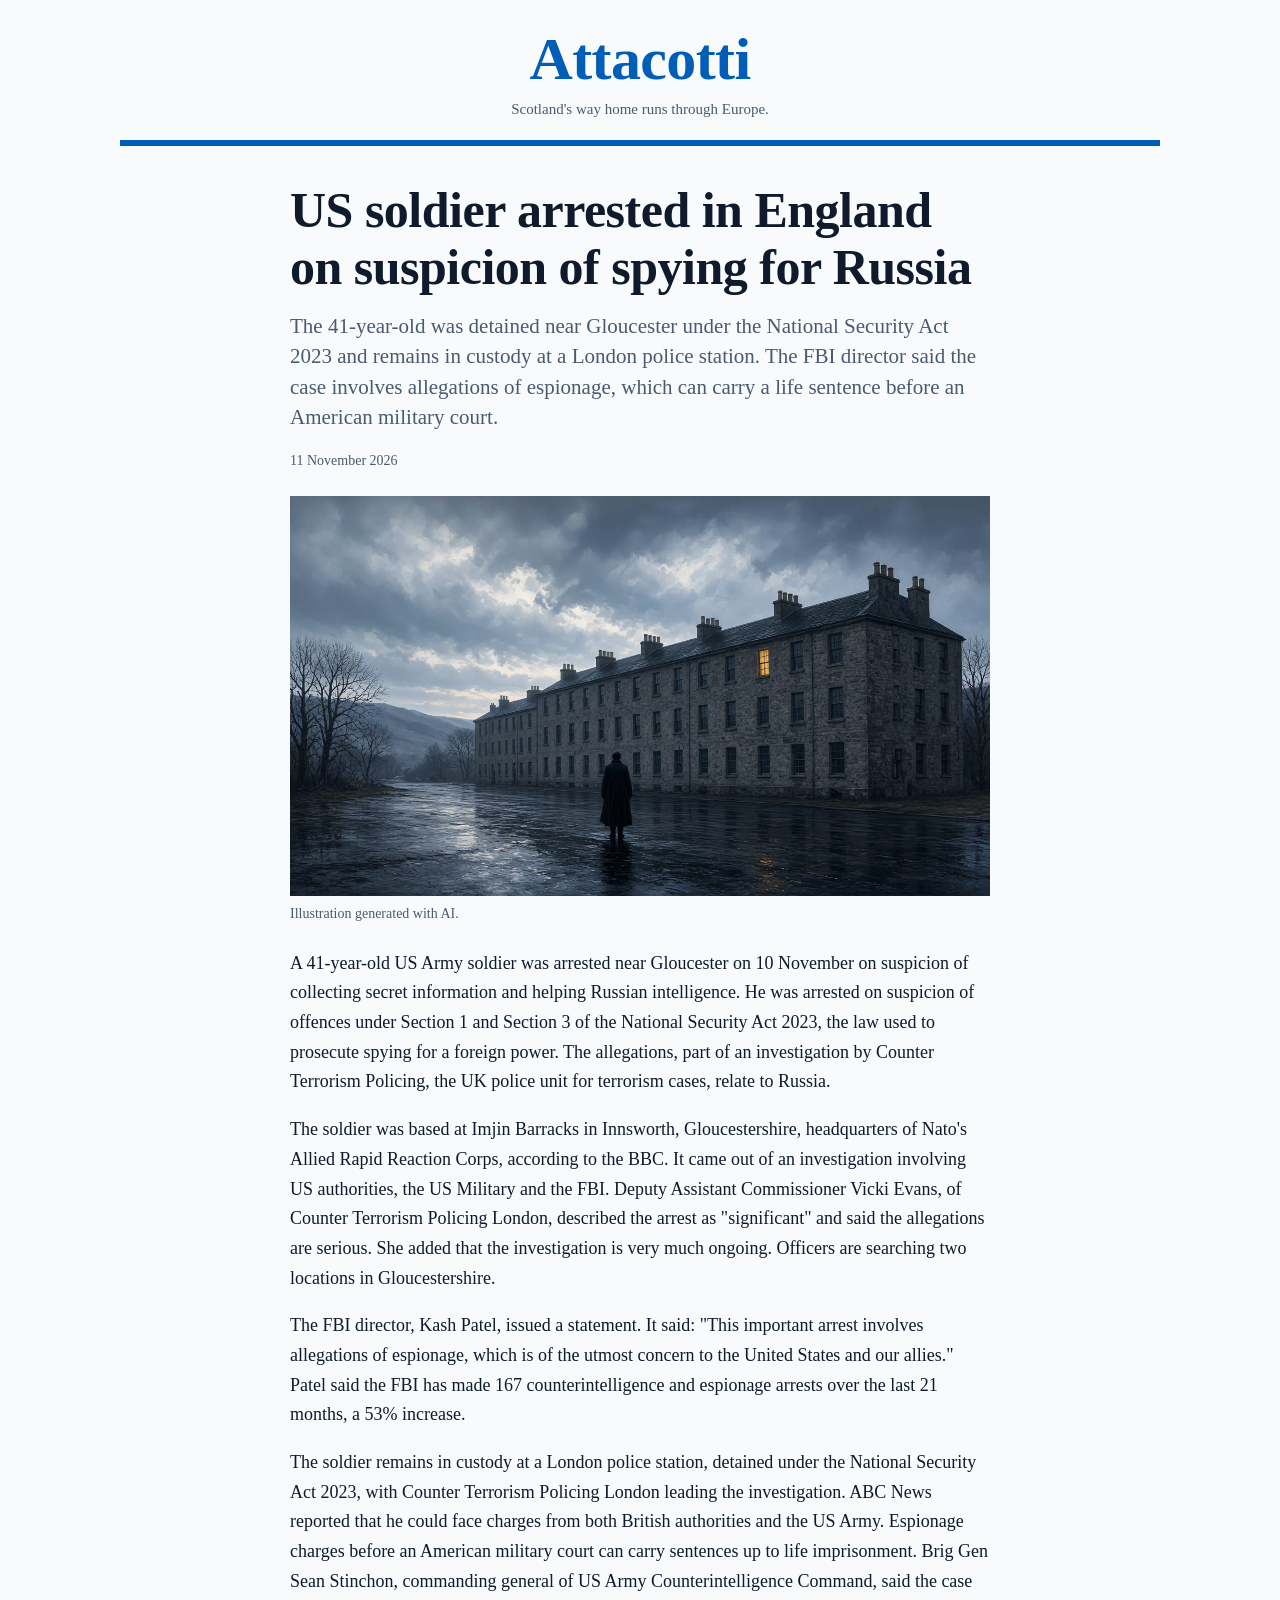
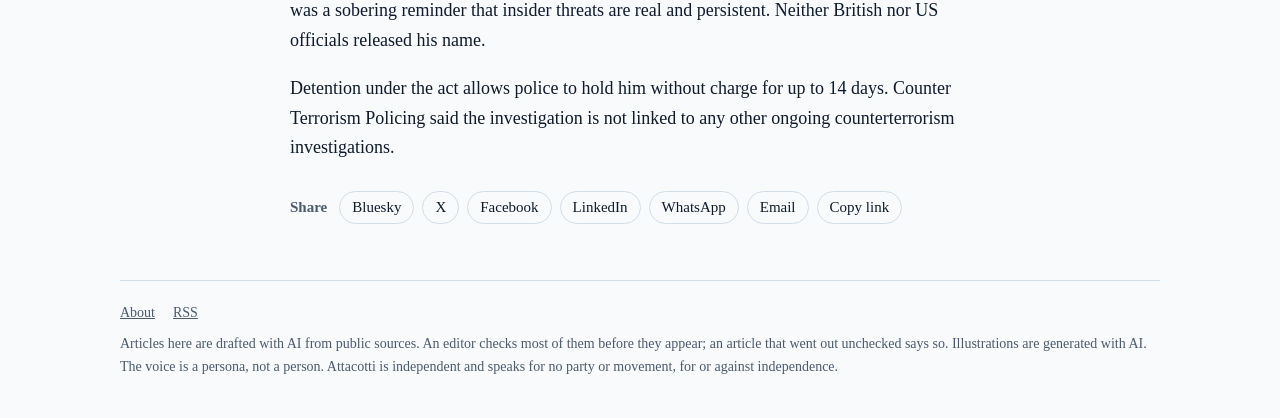
<file: 2026/11/us-soldier-arrested-in-england-on-suspicion-of-spying/index.html>
<!doctype html>
<html lang="en">
<head>
<meta charset="utf-8">
<meta name="viewport" content="width=device-width, initial-scale=1">
<title>US soldier arrested in England on suspicion of spying for Russia | Attacotti</title>
<meta name="description" content="The 41-year-old was detained near Gloucester under the National Security Act 2023 and remains in custody at a London police station. The FBI director said the case involves allegations of espionage, which can carry a life sentence before an American military court.">
<link rel="canonical" href="https://news-officina.github.io/attacotti/2026/11/us-soldier-arrested-in-england-on-suspicion-of-spying/">
<meta property="og:site_name" content="Attacotti">
<meta property="og:title" content="US soldier arrested in England on suspicion of spying for Russia">
<meta property="og:description" content="The 41-year-old was detained near Gloucester under the National Security Act 2023 and remains in custody at a London police station. The FBI director said the case involves allegations of espionage, which can carry a life sentence before an American military court.">
<meta property="og:type" content="article">
<meta property="og:url" content="https://news-officina.github.io/attacotti/2026/11/us-soldier-arrested-in-england-on-suspicion-of-spying/">
<meta property="og:image" content="https://news-officina.github.io/attacotti/images/8c7d46a9-2a93-44e1-8f2f-70b183f253c6.jpg">
<meta property="og:image:type" content="image/jpeg">
<meta property="og:image:width" content="1344">
<meta property="og:image:height" content="768">
<meta property="og:image:alt" content="A lone silhouetted figure in a dark barracks yard looks up at the only lit window in a grey building under cold evening cloud.">
<meta property="article:published_time" content="2026-11-11T10:32:52.940Z">
<meta property="article:modified_time" content="2026-11-11T10:32:52.940Z">
<meta name="twitter:card" content="summary_large_image">
<meta name="twitter:title" content="US soldier arrested in England on suspicion of spying for Russia">
<meta name="twitter:description" content="The 41-year-old was detained near Gloucester under the National Security Act 2023 and remains in custody at a London police station. The FBI director said the case involves allegations of espionage, which can carry a life sentence before an American military court.">
<meta name="twitter:image" content="https://news-officina.github.io/attacotti/images/8c7d46a9-2a93-44e1-8f2f-70b183f253c6.jpg">
<meta name="twitter:image:alt" content="A lone silhouetted figure in a dark barracks yard looks up at the only lit window in a grey building under cold evening cloud.">
<link rel="stylesheet" href="../../../style.css">
<link rel="alternate" type="application/rss+xml" title="Attacotti" href="../../../feed.xml">
</head>
<body>
<div class="wrap">

<header class="masthead">
<a href="../../../"><p class="name">Attacotti</p></a>
<p class="tagline">Scotland's way home runs through Europe.</p>
</header>
<main><article class="article">

<h1>US soldier arrested in England on suspicion of spying for Russia</h1>
<p class="standfirst">The 41-year-old was detained near Gloucester under the National Security Act 2023 and remains in custody at a London police station. The FBI director said the case involves allegations of espionage, which can carry a life sentence before an American military court.</p>
<time class="date" datetime="2026-11-11">11 November 2026</time>

<figure><img src="../../../images/8c7d46a9-2a93-44e1-8f2f-70b183f253c6.jpg" alt="A lone silhouetted figure in a dark barracks yard looks up at the only lit window in a grey building under cold evening cloud." width="1344" height="768"><figcaption>Illustration generated with AI.</figcaption></figure>
<p class="body">A 41-year-old US Army soldier was arrested near Gloucester on 10 November on suspicion of collecting secret information and helping Russian intelligence. He was arrested on suspicion of offences under Section 1 and Section 3 of the National Security Act 2023, the law used to prosecute spying for a foreign power. The allegations, part of an investigation by Counter Terrorism Policing, the UK police unit for terrorism cases, relate to Russia.</p>
<p class="body">The soldier was based at Imjin Barracks in Innsworth, Gloucestershire, headquarters of Nato's Allied Rapid Reaction Corps, according to the BBC. It came out of an investigation involving US authorities, the US Military and the FBI. Deputy Assistant Commissioner Vicki Evans, of Counter Terrorism Policing London, described the arrest as &quot;significant&quot; and said the allegations are serious. She added that the investigation is very much ongoing. Officers are searching two locations in Gloucestershire.</p>
<p class="body">The FBI director, Kash Patel, issued a statement. It said: &quot;This important arrest involves allegations of espionage, which is of the utmost concern to the United States and our allies.&quot; Patel said the FBI has made 167 counterintelligence and espionage arrests over the last 21 months, a 53% increase.</p>
<p class="body">The soldier remains in custody at a London police station, detained under the National Security Act 2023, with Counter Terrorism Policing London leading the investigation. ABC News reported that he could face charges from both British authorities and the US Army. Espionage charges before an American military court can carry sentences up to life imprisonment. Brig Gen Sean Stinchon, commanding general of US Army Counterintelligence Command, said the case was a sobering reminder that insider threats are real and persistent. Neither British nor US officials released his name.</p>
<p class="body">Detention under the act allows police to hold him without charge for up to 14 days. Counter Terrorism Policing said the investigation is not linked to any other ongoing counterterrorism investigations.</p>

<nav class="share" aria-label="Share this article" data-title="US soldier arrested in England on suspicion of spying for Russia" data-url="https://news-officina.github.io/attacotti/2026/11/us-soldier-arrested-in-england-on-suspicion-of-spying/">
<span class="share-label">Share</span>
<button type="button" class="share-native" hidden>Share…</button>
<a href="https://bsky.app/intent/compose?text=US%20soldier%20arrested%20in%20England%20on%20suspicion%20of%20spying%20for%20Russia%20https%3A%2F%2Fnews-officina.github.io%2Fattacotti%2F2026%2F11%2Fus-soldier-arrested-in-england-on-suspicion-of-spying%2F" target="_blank" rel="noopener noreferrer">Bluesky</a>
<a href="https://x.com/intent/post?text=US%20soldier%20arrested%20in%20England%20on%20suspicion%20of%20spying%20for%20Russia&amp;url=https%3A%2F%2Fnews-officina.github.io%2Fattacotti%2F2026%2F11%2Fus-soldier-arrested-in-england-on-suspicion-of-spying%2F" target="_blank" rel="noopener noreferrer">X</a>
<a href="https://www.facebook.com/sharer/sharer.php?u=https%3A%2F%2Fnews-officina.github.io%2Fattacotti%2F2026%2F11%2Fus-soldier-arrested-in-england-on-suspicion-of-spying%2F" target="_blank" rel="noopener noreferrer">Facebook</a>
<a href="https://www.linkedin.com/sharing/share-offsite/?url=https%3A%2F%2Fnews-officina.github.io%2Fattacotti%2F2026%2F11%2Fus-soldier-arrested-in-england-on-suspicion-of-spying%2F" target="_blank" rel="noopener noreferrer">LinkedIn</a>
<a href="https://wa.me/?text=US%20soldier%20arrested%20in%20England%20on%20suspicion%20of%20spying%20for%20Russia%20https%3A%2F%2Fnews-officina.github.io%2Fattacotti%2F2026%2F11%2Fus-soldier-arrested-in-england-on-suspicion-of-spying%2F" target="_blank" rel="noopener noreferrer">WhatsApp</a>
<a href="mailto:?subject=US%20soldier%20arrested%20in%20England%20on%20suspicion%20of%20spying%20for%20Russia&amp;body=The%2041-year-old%20was%20detained%20near%20Gloucester%20under%20the%20National%20Security%20Act%202023%20and%20remains%20in%20custody%20at%20a%20London%20police%20station.%20The%20FBI%20director%20said%20the%20case%20involves%20allegations%20of%20espionage%2C%20which%20can%20carry%20a%20life%20sentence%20before%20an%20American%20military%20court.%0A%0Ahttps%3A%2F%2Fnews-officina.github.io%2Fattacotti%2F2026%2F11%2Fus-soldier-arrested-in-england-on-suspicion-of-spying%2F">Email</a>
<button type="button" class="share-copy" hidden>Copy link</button>
</nav>
<script>
(function () {
  var row = document.querySelector(".share");
  if (!row) return;
  var url = row.getAttribute("data-url") || location.href;
  var title = row.getAttribute("data-title") || document.title;
  var own = row.querySelector(".share-native");
  var copy = row.querySelector(".share-copy");
  if (own && navigator.share) {
    own.hidden = false;
    own.onclick = function () { navigator.share({ title: title, url: url }).catch(function () {}); };
  }
  if (copy && navigator.clipboard) {
    copy.hidden = false;
    copy.onclick = function () {
      navigator.clipboard.writeText(url).then(function () {
        copy.textContent = "Link copied";
        setTimeout(function () { copy.textContent = "Copy link"; }, 2000);
      });
    };
  }
})();
</script>
</article></main>
<footer>
<nav><a href="../../../about/">About</a><a href="../../../feed.xml">RSS</a></nav>
<div>Articles here are drafted with AI from public sources. An editor checks most of them before they appear; an article that went out unchecked says so. Illustrations are generated with AI. The voice is a persona, not a person. Attacotti is independent and speaks for no party or movement, for or against independence.</div>
</footer>
</div>
</body>
</html>
</file>
<file: style.css>
:root {
  --paper: #f8fafc;
  --ink: #0f1b2d;
  --muted: #4a5a70;
  --rule: #d3dce8;
  --accent: #005EB8;
  --heading: 'Scotch Display', 'Miller Display', Georgia, 'Times New Roman', serif;
  --body: Charter, 'Iowan Old Style', Georgia, serif;
}
@media (prefers-color-scheme: dark) {
  :root {
    --paper: #0b1626;
    --ink: #e8eef6;
    --muted: #a7b4c6;
    --rule: #22324a;
    --accent: #7db7f0;
  }
}
* { box-sizing: border-box; }
html { -webkit-text-size-adjust: 100%; }
body { margin: 0; background: var(--paper); color: var(--ink); font: 18px/1.65 var(--body); }
a { color: inherit; }
img { display: block; max-width: 100%; height: auto; }
.wrap { width: 100%; max-width: 1080px; margin: 0 auto; padding: 0 20px; }
.kicker { margin: 0 0 6px; font-size: 13px; font-weight: 700; letter-spacing: 0.06em; text-transform: uppercase; color: var(--accent); }
.banner { display: block; width: 100%; height: auto; aspect-ratio: 4 / 1; object-fit: cover; margin-top: 16px; border-radius: 4px; }
.masthead { padding: 28px 0 18px; border-bottom: 6px solid var(--accent); text-align: center; }
.masthead a { text-decoration: none; }
.name { margin: 0; font: 700 clamp(34px, 7vw, 60px)/1.05 var(--heading); letter-spacing: -0.01em; color: var(--accent); }
.tagline { margin: 6px 0 0; font-size: 15px; color: var(--muted); }
h1, h2, h3 { font-family: var(--heading); font-weight: 700; line-height: 1.15; }
.lead { display: grid; gap: 24px; padding: 32px 0; border-bottom: 1px solid var(--rule); }
.lead-text { align-self: center; }
.lead h2 { margin: 0 0 12px; font-size: clamp(30px, 5vw, 46px); letter-spacing: -0.01em; }
.lead p { margin: 0; color: var(--muted); }
.stories { display: grid; gap: 0 32px; padding-bottom: 24px; }
.story { padding: 24px 0; border-bottom: 1px solid var(--rule); }
.story img { margin-bottom: 12px; }
.story h3 { margin: 0 0 8px; font-size: 23px; }
.story p { margin: 0; font-size: 16px; line-height: 1.5; color: var(--muted); }
.lead a, .story a { text-decoration: none; }
.lead a:hover, .story a:hover { text-decoration: underline; text-decoration-thickness: 2px; text-underline-offset: 4px; }
.date { display: block; margin-top: 10px; font-size: 14px; color: var(--muted); }
.article { max-width: 700px; margin: 0 auto; padding: 36px 0 24px; }
.article h1 { margin: 0 0 14px; font-size: clamp(32px, 6vw, 50px); letter-spacing: -0.01em; }
.standfirst { margin: 0 0 16px; font-size: 21px; line-height: 1.45; color: var(--muted); }
.article figure { margin: 24px 0; }
.article figcaption { margin-top: 6px; font-size: 14px; color: var(--muted); }
.image-note { margin: 4px 0; font-size: 12px; color: var(--muted); }
.article h2 { margin: 34px 0 10px; font-size: 24px; }
.correction { margin: 0 0 20px; padding: 12px 14px; border-left: 4px solid var(--accent); font-size: 16px; line-height: 1.5; }
.unreviewed { margin: 28px 0 0; padding-top: 12px; border-top: 1px solid var(--rule); font-size: 14px; line-height: 1.5; color: var(--muted); }
.article p.body { margin: 0 0 18px; }
.share { display: flex; flex-wrap: wrap; align-items: center; gap: 8px; margin: 28px 0 0; font-size: 15px; line-height: 1.4; }
.share-label { margin-right: 4px; font-weight: 700; color: var(--muted); }
.share a, .share button { padding: 5px 12px; border: 1px solid var(--rule); border-radius: 999px; background: none; color: var(--ink); font: inherit; text-decoration: none; cursor: pointer; }
.share a:hover, .share button:hover { border-color: var(--accent); color: var(--accent); }
.share [hidden] { display: none; }
button:focus-visible { outline: 2px solid var(--accent); outline-offset: 3px; }
.page { max-width: 700px; margin: 0 auto; padding: 36px 0; }
.page h1 { margin: 0 0 16px; font-size: 38px; }
footer { margin-top: 32px; padding: 20px 0 40px; border-top: 1px solid var(--rule); font-size: 14px; color: var(--muted); }
footer nav { display: flex; gap: 18px; flex-wrap: wrap; margin-bottom: 8px; }
a:focus-visible { outline: 2px solid var(--accent); outline-offset: 3px; }
@media (min-width: 760px) {
  .lead.has-image { grid-template-columns: 3fr 2fr; }
  .stories { grid-template-columns: repeat(2, 1fr); }
}
@media (min-width: 1000px) { .stories { grid-template-columns: repeat(3, 1fr); } }
</file>
